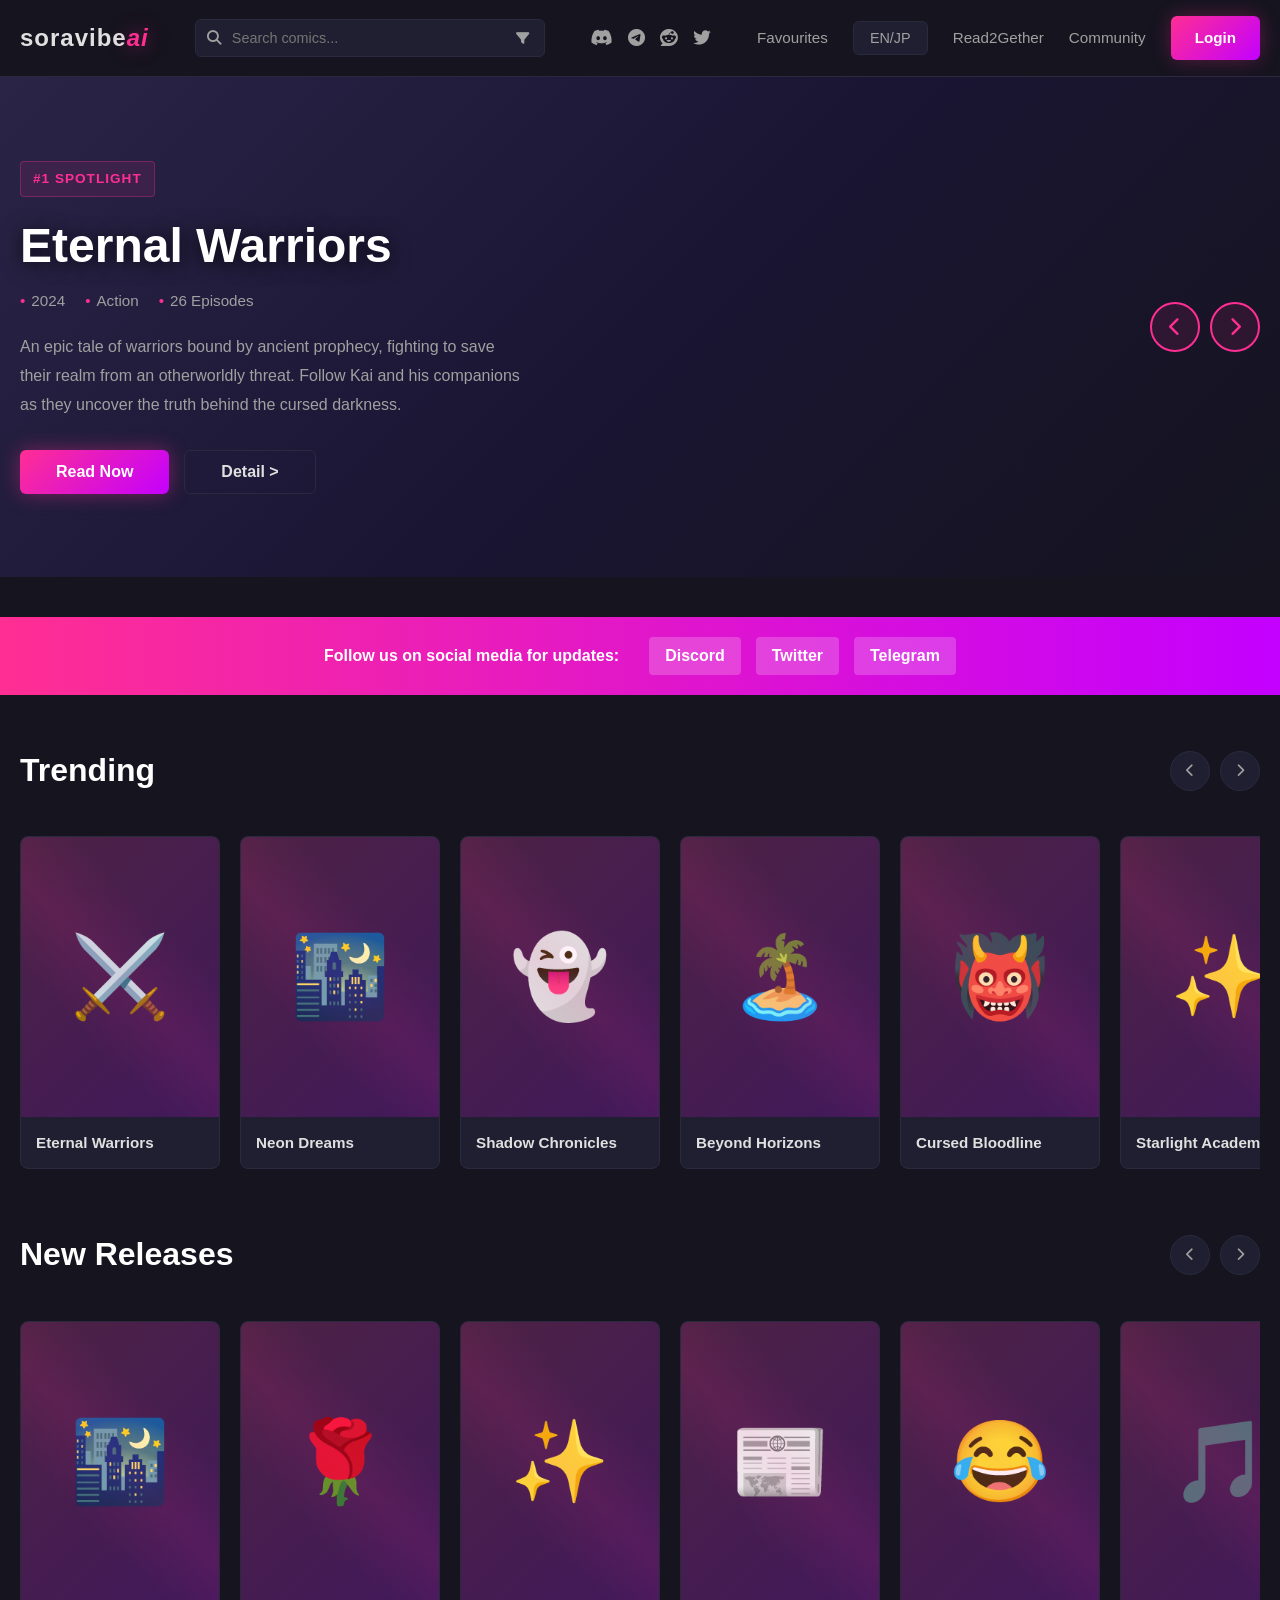
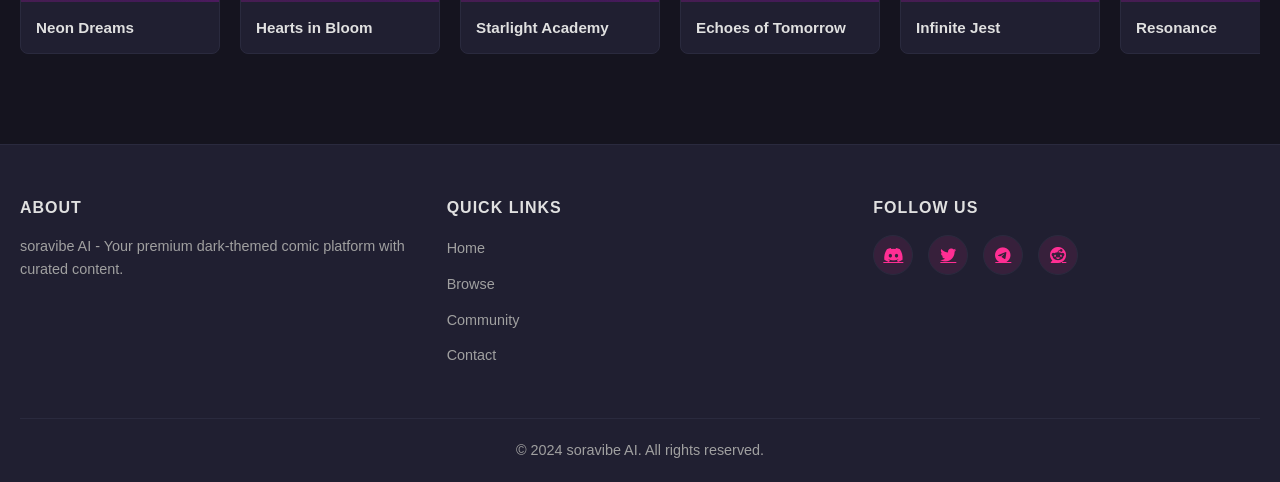
<file: SoraVibe AI/index.html>
<!DOCTYPE html>
<html lang="en">
<head>
    <meta charset="UTF-8">
    <meta name="viewport" content="width=device-width, initial-scale=1.0">
    <title>soravibe AI - Dark Comic Platform</title>
    <link rel="stylesheet" href="styles.css">
    <link rel="stylesheet" href="https://cdnjs.cloudflare.com/ajax/libs/font-awesome/6.4.0/css/all.min.css">
</head>
<body>
    <!-- Header -->
    <header class="header">
        <div class="header-container">
            <!-- Logo -->
            <div class="logo">
                <span class="logo-text">soravibe<span class="logo-accent">AI</span></span>
            </div>

            <!-- Search Bar -->
            <div class="search-bar">
                <i class="fas fa-search search-icon"></i>
                <input type="text" placeholder="Search comics..." class="search-input" id="searchInput">
                <button class="filter-btn" id="filterBtn">
                    <i class="fas fa-filter"></i>
                </button>
            </div>

            <!-- Social Icons -->
            <div class="social-icons">
                <a href="#" class="social-link" title="Discord"><i class="fab fa-discord"></i></a>
                <a href="#" class="social-link" title="Telegram"><i class="fab fa-telegram"></i></a>
                <a href="#" class="social-link" title="Reddit"><i class="fab fa-reddit"></i></a>
                <a href="#" class="social-link" title="Twitter"><i class="fab fa-twitter"></i></a>
            </div>

            <!-- Nav Links & Login -->
            <nav class="nav-links">
                <a href="#" class="nav-link">Favourites</a>
                <button class="lang-toggle" id="langToggle">EN/JP</button>
                <a href="#" class="nav-link">Read2Gether</a>
                <a href="#" class="nav-link">Community</a>
                <a href="admin/" class="login-btn">Login</a>
            </nav>
        </div>
    </header>

    <!-- Hero Spotlight Section -->
    <section class="spotlight-section">
        <div class="spotlight-container">
            <!-- Left Content -->
            <div class="spotlight-content">
                <div class="spotlight-tag">#1 Spotlight</div>
                <h1 class="spotlight-title" id="spotlightTitle">Loading...</h1>
                <div class="spotlight-meta" id="spotlightMeta">
                    <span class="meta-item">2024</span>
                    <span class="meta-item">Action</span>
                    <span class="meta-item">26 Episodes</span>
                </div>
                <p class="spotlight-synopsis" id="spotlightSynopsis">
                    Loading comic details...
                </p>
                <div class="spotlight-buttons">
                    <button class="read-now-btn">Read Now</button>
                    <button class="detail-btn">Detail ></button>
                </div>
            </div>

            <!-- Right Navigation -->
            <div class="spotlight-nav">
                <button class="carousel-arrow prev" id="spotlightPrev">
                    <i class="fas fa-chevron-left"></i>
                </button>
                <button class="carousel-arrow next" id="spotlightNext">
                    <i class="fas fa-chevron-right"></i>
                </button>
            </div>
        </div>

        <!-- Hero Background -->
        <div class="spotlight-bg" id="spotlightBg"></div>
    </section>

    <!-- Promo Banner -->
    <section class="promo-banner">
        <div class="promo-content">
            <span class="promo-text">Follow us on social media for updates:</span>
            <div class="promo-socials">
                <a href="#" class="promo-social-link">Discord</a>
                <a href="#" class="promo-social-link">Twitter</a>
                <a href="#" class="promo-social-link">Telegram</a>
            </div>
        </div>
    </section>

    <!-- Trending Section -->
    <section class="trending-section">
        <div class="section-header">
            <h2 class="section-title">Trending</h2>
            <div class="carousel-controls">
                <button class="carousel-btn prev" id="trendingPrev">
                    <i class="fas fa-chevron-left"></i>
                </button>
                <button class="carousel-btn next" id="trendingNext">
                    <i class="fas fa-chevron-right"></i>
                </button>
            </div>
        </div>

        <div class="carousel-container">
            <div class="carousel-scroll" id="trendingCarousel">
                <!-- Comics will be populated here -->
            </div>
        </div>
    </section>

    <!-- New Releases Section -->
    <section class="new-releases-section">
        <div class="section-header">
            <h2 class="section-title">New Releases</h2>
            <div class="carousel-controls">
                <button class="carousel-btn prev" id="newReleasesPrev">
                    <i class="fas fa-chevron-left"></i>
                </button>
                <button class="carousel-btn next" id="newReleasesNext">
                    <i class="fas fa-chevron-right"></i>
                </button>
            </div>
        </div>

        <div class="carousel-container">
            <div class="carousel-scroll" id="newReleasesCarousel">
                <!-- Comics will be populated here -->
            </div>
        </div>
    </section>

    <!-- Footer -->
    <footer class="footer">
        <div class="footer-content">
            <div class="footer-section">
                <h4>About</h4>
                <p>soravibe AI - Your premium dark-themed comic platform with curated content.</p>
            </div>
            <div class="footer-section">
                <h4>Quick Links</h4>
                <ul>
                    <li><a href="#">Home</a></li>
                    <li><a href="#">Browse</a></li>
                    <li><a href="#">Community</a></li>
                    <li><a href="#">Contact</a></li>
                </ul>
            </div>
            <div class="footer-section">
                <h4>Follow Us</h4>
                <div class="footer-socials">
                    <a href="#"><i class="fab fa-discord"></i></a>
                    <a href="#"><i class="fab fa-twitter"></i></a>
                    <a href="#"><i class="fab fa-telegram"></i></a>
                    <a href="#"><i class="fab fa-reddit"></i></a>
                </div>
            </div>
        </div>
        <div class="footer-bottom">
            <p>&copy; 2024 soravibe AI. All rights reserved.</p>
        </div>
    </footer>

    <!-- Loading Spinner -->
    <div class="loading" id="loadingSpinner">
        <div class="spinner"></div>
    </div>

    <script src="script.js"></script>
</body>
</html>
</file>
<file: SoraVibe AI/styles.css>
* {
    margin: 0;
    padding: 0;
    box-sizing: border-box;
}

:root {
    --bg-dark: #15141f;
    --bg-card: #201f31;
    --accent-pink: #ff2e93;
    --accent-magenta: #c400ff;
    --text-primary: #e0e0e0;
    --text-secondary: #a0a0a0;
    --border-color: #2a2a3e;
    --transition: all 0.3s cubic-bezier(0.4, 0, 0.2, 1);
}

html {
    scroll-behavior: smooth;
}

body {
    font-family: 'Segoe UI', Tahoma, Geneva, Verdana, sans-serif;
    background-color: var(--bg-dark);
    color: var(--text-primary);
    line-height: 1.6;
    overflow-x: hidden;
}

/* ========== HEADER ========== */
.header {
    background: var(--bg-dark);
    border-bottom: 1px solid var(--border-color);
    padding: 1rem 0;
    position: sticky;
    top: 0;
    z-index: 100;
    backdrop-filter: blur(10px);
}

.header-container {
    max-width: 1400px;
    margin: 0 auto;
    padding: 0 20px;
    display: flex;
    justify-content: space-between;
    align-items: center;
    gap: 30px;
}

.logo {
    flex-shrink: 0;
    font-size: 1.5rem;
    font-weight: 800;
    letter-spacing: 1px;
}

.logo-text {
    color: var(--text-primary);
    text-transform: lowercase;
}

.logo-accent {
    color: var(--accent-pink);
    font-style: italic;
    text-shadow: 0 0 20px rgba(255, 46, 147, 0.5);
}

/* Search Bar */
.search-bar {
    flex: 1;
    max-width: 350px;
    position: relative;
    display: flex;
    align-items: center;
}

.search-icon {
    position: absolute;
    left: 12px;
    color: var(--text-secondary);
    font-size: 0.9rem;
}

.search-input {
    width: 100%;
    padding: 10px 12px 10px 36px;
    background: var(--bg-card);
    border: 1px solid var(--border-color);
    border-radius: 6px;
    color: var(--text-primary);
    font-size: 0.9rem;
    transition: var(--transition);
}

.search-input:focus {
    outline: none;
    border-color: var(--accent-pink);
    box-shadow: 0 0 10px rgba(255, 46, 147, 0.3);
}

.filter-btn {
    position: absolute;
    right: 8px;
    background: none;
    border: none;
    color: var(--text-secondary);
    cursor: pointer;
    padding: 8px;
    transition: var(--transition);
}

.filter-btn:hover {
    color: var(--accent-pink);
}

/* Social Icons */
.social-icons {
    display: flex;
    gap: 15px;
    flex-shrink: 0;
}

.social-link {
    color: var(--text-secondary);
    font-size: 1.1rem;
    transition: var(--transition);
}

.social-link:hover {
    color: var(--accent-pink);
    transform: translateY(-3px);
}

/* Nav Links */
.nav-links {
    display: flex;
    gap: 25px;
    align-items: center;
    flex-shrink: 0;
}

.nav-link {
    color: var(--text-secondary);
    text-decoration: none;
    font-size: 0.95rem;
    transition: var(--transition);
}

.nav-link:hover {
    color: var(--accent-pink);
}

.lang-toggle {
    background: var(--bg-card);
    border: 1px solid var(--border-color);
    color: var(--text-secondary);
    padding: 8px 16px;
    border-radius: 6px;
    cursor: pointer;
    font-size: 0.9rem;
    transition: var(--transition);
}

.lang-toggle:hover {
    border-color: var(--accent-pink);
    color: var(--accent-pink);
}

.login-btn {
    background: linear-gradient(135deg, var(--accent-pink), var(--accent-magenta));
    color: white;
    padding: 10px 24px;
    border-radius: 6px;
    text-decoration: none;
    font-weight: 600;
    font-size: 0.95rem;
    transition: var(--transition);
    box-shadow: 0 0 20px rgba(255, 46, 147, 0.3);
}

.login-btn:hover {
    transform: translateY(-2px);
    box-shadow: 0 0 30px rgba(255, 46, 147, 0.5);
}

/* ========== SPOTLIGHT SECTION ========== */
.spotlight-section {
    position: relative;
    height: 500px;
    overflow: hidden;
    margin-bottom: 40px;
}

.spotlight-bg {
    position: absolute;
    top: 0;
    left: 0;
    width: 100%;
    height: 100%;
    background: linear-gradient(135deg, #2a2547 0%, #1a1533 50%, #15141f 100%);
    z-index: 0;
}

.spotlight-container {
    position: relative;
    z-index: 1;
    height: 100%;
    max-width: 1400px;
    margin: 0 auto;
    padding: 40px 20px;
    display: flex;
    justify-content: space-between;
    align-items: center;
}

.spotlight-content {
    flex: 1;
    max-width: 600px;
}

.spotlight-tag {
    display: inline-block;
    color: var(--accent-pink);
    font-weight: 700;
    font-size: 0.85rem;
    text-transform: uppercase;
    letter-spacing: 1px;
    margin-bottom: 20px;
    padding: 6px 12px;
    background: rgba(255, 46, 147, 0.1);
    border: 1px solid rgba(255, 46, 147, 0.3);
    border-radius: 4px;
}

.spotlight-title {
    font-size: 3rem;
    font-weight: 800;
    margin-bottom: 15px;
    line-height: 1.2;
    color: #fff;
    text-shadow: 0 2px 20px rgba(0, 0, 0, 0.8);
}

.spotlight-meta {
    display: flex;
    gap: 20px;
    margin-bottom: 20px;
    flex-wrap: wrap;
}

.meta-item {
    color: var(--text-secondary);
    font-size: 0.95rem;
    display: flex;
    align-items: center;
    gap: 6px;
}

.meta-item::before {
    content: '•';
    color: var(--accent-pink);
}

.spotlight-synopsis {
    color: var(--text-secondary);
    font-size: 1rem;
    line-height: 1.8;
    margin-bottom: 30px;
    max-width: 500px;
}

.spotlight-buttons {
    display: flex;
    gap: 15px;
}

.read-now-btn {
    background: linear-gradient(135deg, var(--accent-pink), var(--accent-magenta));
    color: white;
    border: none;
    padding: 12px 36px;
    border-radius: 6px;
    font-weight: 600;
    cursor: pointer;
    transition: var(--transition);
    font-size: 1rem;
    box-shadow: 0 0 20px rgba(255, 46, 147, 0.4);
}

.read-now-btn:hover {
    transform: translateY(-2px);
    box-shadow: 0 0 30px rgba(255, 46, 147, 0.6);
}

.detail-btn {
    background: transparent;
    color: var(--text-primary);
    border: 1px solid var(--border-color);
    padding: 12px 36px;
    border-radius: 6px;
    font-weight: 600;
    cursor: pointer;
    transition: var(--transition);
    font-size: 1rem;
}

.detail-btn:hover {
    border-color: var(--accent-pink);
    color: var(--accent-pink);
}

.spotlight-nav {
    flex: 1;
    display: flex;
    justify-content: flex-end;
    gap: 10px;
    align-items: center;
}

.carousel-arrow {
    width: 50px;
    height: 50px;
    border-radius: 50%;
    background: rgba(255, 46, 147, 0.1);
    border: 2px solid var(--accent-pink);
    color: var(--accent-pink);
    cursor: pointer;
    display: flex;
    align-items: center;
    justify-content: center;
    font-size: 1.2rem;
    transition: var(--transition);
}

.carousel-arrow:hover {
    background: rgba(255, 46, 147, 0.2);
    transform: scale(1.1);
}

/* ========== PROMO BANNER ========== */
.promo-banner {
    background: linear-gradient(90deg, var(--accent-pink), var(--accent-magenta));
    padding: 20px;
    text-align: center;
    margin-bottom: 50px;
}

.promo-content {
    max-width: 1400px;
    margin: 0 auto;
    display: flex;
    justify-content: center;
    align-items: center;
    gap: 30px;
    flex-wrap: wrap;
}

.promo-text {
    color: white;
    font-weight: 600;
}

.promo-socials {
    display: flex;
    gap: 15px;
}

.promo-social-link {
    color: white;
    text-decoration: none;
    font-weight: 600;
    padding: 6px 16px;
    background: rgba(255, 255, 255, 0.2);
    border-radius: 4px;
    transition: var(--transition);
}

.promo-social-link:hover {
    background: rgba(255, 255, 255, 0.3);
    transform: translateY(-2px);
}

/* ========== SECTIONS ========== */
.trending-section,
.new-releases-section {
    max-width: 1400px;
    margin: 0 auto 50px;
    padding: 0 20px;
}

.section-header {
    display: flex;
    justify-content: space-between;
    align-items: center;
    margin-bottom: 30px;
}

.section-title {
    font-size: 2rem;
    font-weight: 800;
    color: #fff;
    text-transform: capitalize;
}

.carousel-controls {
    display: flex;
    gap: 10px;
}

.carousel-btn {
    width: 40px;
    height: 40px;
    border-radius: 50%;
    background: var(--bg-card);
    border: 1px solid var(--border-color);
    color: var(--text-secondary);
    cursor: pointer;
    display: flex;
    align-items: center;
    justify-content: center;
    transition: var(--transition);
}

.carousel-btn:hover {
    border-color: var(--accent-pink);
    color: var(--accent-pink);
    background: rgba(255, 46, 147, 0.1);
}

/* Carousel Container */
.carousel-container {
    overflow: hidden;
    margin-bottom: 30px;
}

.carousel-scroll {
    display: flex;
    gap: 20px;
    overflow-x: auto;
    padding: 10px 0;
    scroll-behavior: smooth;
    scrollbar-width: thin;
    scrollbar-color: var(--accent-pink) var(--bg-card);
}

.carousel-scroll::-webkit-scrollbar {
    height: 6px;
}

.carousel-scroll::-webkit-scrollbar-track {
    background: var(--bg-card);
    border-radius: 3px;
}

.carousel-scroll::-webkit-scrollbar-thumb {
    background: var(--accent-pink);
    border-radius: 3px;
}

.carousel-scroll::-webkit-scrollbar-thumb:hover {
    background: var(--accent-magenta);
}

/* Comic Card */
.comic-card {
    flex-shrink: 0;
    width: 200px;
    background: var(--bg-card);
    border-radius: 8px;
    overflow: hidden;
    transition: var(--transition);
    cursor: pointer;
    border: 1px solid var(--border-color);
}

.comic-card:hover {
    transform: translateY(-8px);
    border-color: var(--accent-pink);
    box-shadow: 0 0 20px rgba(255, 46, 147, 0.3);
}

.comic-card-image {
    width: 100%;
    height: 280px;
    background: linear-gradient(135deg, rgba(255, 46, 147, 0.2), rgba(196, 0, 255, 0.2));
    display: flex;
    align-items: center;
    justify-content: center;
    font-size: 80px;
    position: relative;
    overflow: hidden;
}

.comic-card-image::before {
    content: '';
    position: absolute;
    width: 100%;
    height: 100%;
    background: linear-gradient(45deg, transparent 30%, rgba(255, 46, 147, 0.1) 50%, transparent 70%);
    animation: shimmer 3s infinite;
}

@keyframes shimmer {
    0% { transform: translateX(-100%); }
    100% { transform: translateX(100%); }
}

.comic-card-title {
    padding: 15px;
    font-size: 0.95rem;
    font-weight: 600;
    color: var(--text-primary);
    line-height: 1.4;
}

/* ========== FOOTER ========== */
.footer {
    background: var(--bg-card);
    border-top: 1px solid var(--border-color);
    padding: 50px 20px 20px;
    margin-top: 80px;
}

.footer-content {
    max-width: 1400px;
    margin: 0 auto 40px;
    display: grid;
    grid-template-columns: repeat(auto-fit, minmax(250px, 1fr));
    gap: 40px;
}

.footer-section h4 {
    color: var(--text-primary);
    margin-bottom: 15px;
    font-size: 1rem;
    text-transform: uppercase;
    letter-spacing: 1px;
}

.footer-section p {
    color: var(--text-secondary);
    font-size: 0.9rem;
    line-height: 1.6;
}

.footer-section ul {
    list-style: none;
}

.footer-section ul li {
    margin-bottom: 10px;
}

.footer-section ul li a {
    color: var(--text-secondary);
    text-decoration: none;
    font-size: 0.9rem;
    transition: var(--transition);
}

.footer-section ul li a:hover {
    color: var(--accent-pink);
}

.footer-socials {
    display: flex;
    gap: 15px;
}

.footer-socials a {
    width: 40px;
    height: 40px;
    border-radius: 50%;
    background: rgba(255, 46, 147, 0.1);
    display: flex;
    align-items: center;
    justify-content: center;
    color: var(--accent-pink);
    transition: var(--transition);
    border: 1px solid var(--border-color);
}

.footer-socials a:hover {
    background: rgba(255, 46, 147, 0.2);
    transform: translateY(-3px);
}

.footer-bottom {
    max-width: 1400px;
    margin: 0 auto;
    padding-top: 20px;
    border-top: 1px solid var(--border-color);
    text-align: center;
    color: var(--text-secondary);
    font-size: 0.9rem;
}

/* ========== LOADING SPINNER ========== */
.loading {
    display: none;
    position: fixed;
    top: 0;
    left: 0;
    width: 100%;
    height: 100%;
    background: rgba(21, 20, 31, 0.9);
    z-index: 9999;
    align-items: center;
    justify-content: center;
}

.loading.active {
    display: flex;
}

.spinner {
    width: 50px;
    height: 50px;
    border: 4px solid var(--border-color);
    border-top-color: var(--accent-pink);
    border-radius: 50%;
    animation: spin 1s linear infinite;
}

@keyframes spin {
    to { transform: rotate(360deg); }
}

/* ========== RESPONSIVE ========== */
@media (max-width: 1024px) {
    .header-container {
        gap: 15px;
    }

    .search-bar {
        max-width: 250px;
    }

    .spotlight-title {
        font-size: 2rem;
    }

    .social-icons {
        display: none;
    }

    .nav-links {
        gap: 15px;
    }
}

@media (max-width: 768px) {
    .header-container {
        flex-wrap: wrap;
        gap: 10px;
    }

    .search-bar {
        order: 3;
        flex-basis: 100%;
        max-width: 100%;
    }

    .nav-links {
        order: 4;
        flex-basis: 100%;
        gap: 10px;
        justify-content: space-between;
    }

    .spotlight-container {
        flex-direction: column;
        text-align: center;
        height: auto;
        padding: 30px 20px;
    }

    .spotlight-title {
        font-size: 1.5rem;
    }

    .spotlight-content {
        max-width: 100%;
    }

    .spotlight-nav {
        justify-content: center;
        margin-top: 20px;
    }

    .promo-content {
        flex-direction: column;
        gap: 15px;
    }

    .comic-card {
        width: 150px;
    }

    .comic-card-image {
        height: 220px;
        font-size: 60px;
    }

    .section-title {
        font-size: 1.5rem;
    }
}

@media (max-width: 480px) {
    .logo-text {
        font-size: 1rem;
    }

    .search-input {
        font-size: 0.85rem;
        padding: 8px 10px 8px 32px;
    }

    .spotlight-section {
        height: auto;
        margin-bottom: 20px;
    }

    .spotlight-title {
        font-size: 1.2rem;
    }

    .spotlight-synopsis {
        font-size: 0.9rem;
    }

    .spotlight-buttons {
        flex-direction: column;
    }

    .read-now-btn,
    .detail-btn {
        padding: 10px 20px;
        font-size: 0.9rem;
    }

    .comic-card {
        width: 130px;
    }

    .comic-card-image {
        height: 190px;
        font-size: 50px;
    }

    .promo-banner {
        padding: 15px 10px;
    }

    .nav-link {
        display: none;
    }

    .lang-toggle {
        padding: 6px 12px;
        font-size: 0.8rem;
    }
}
</file>
